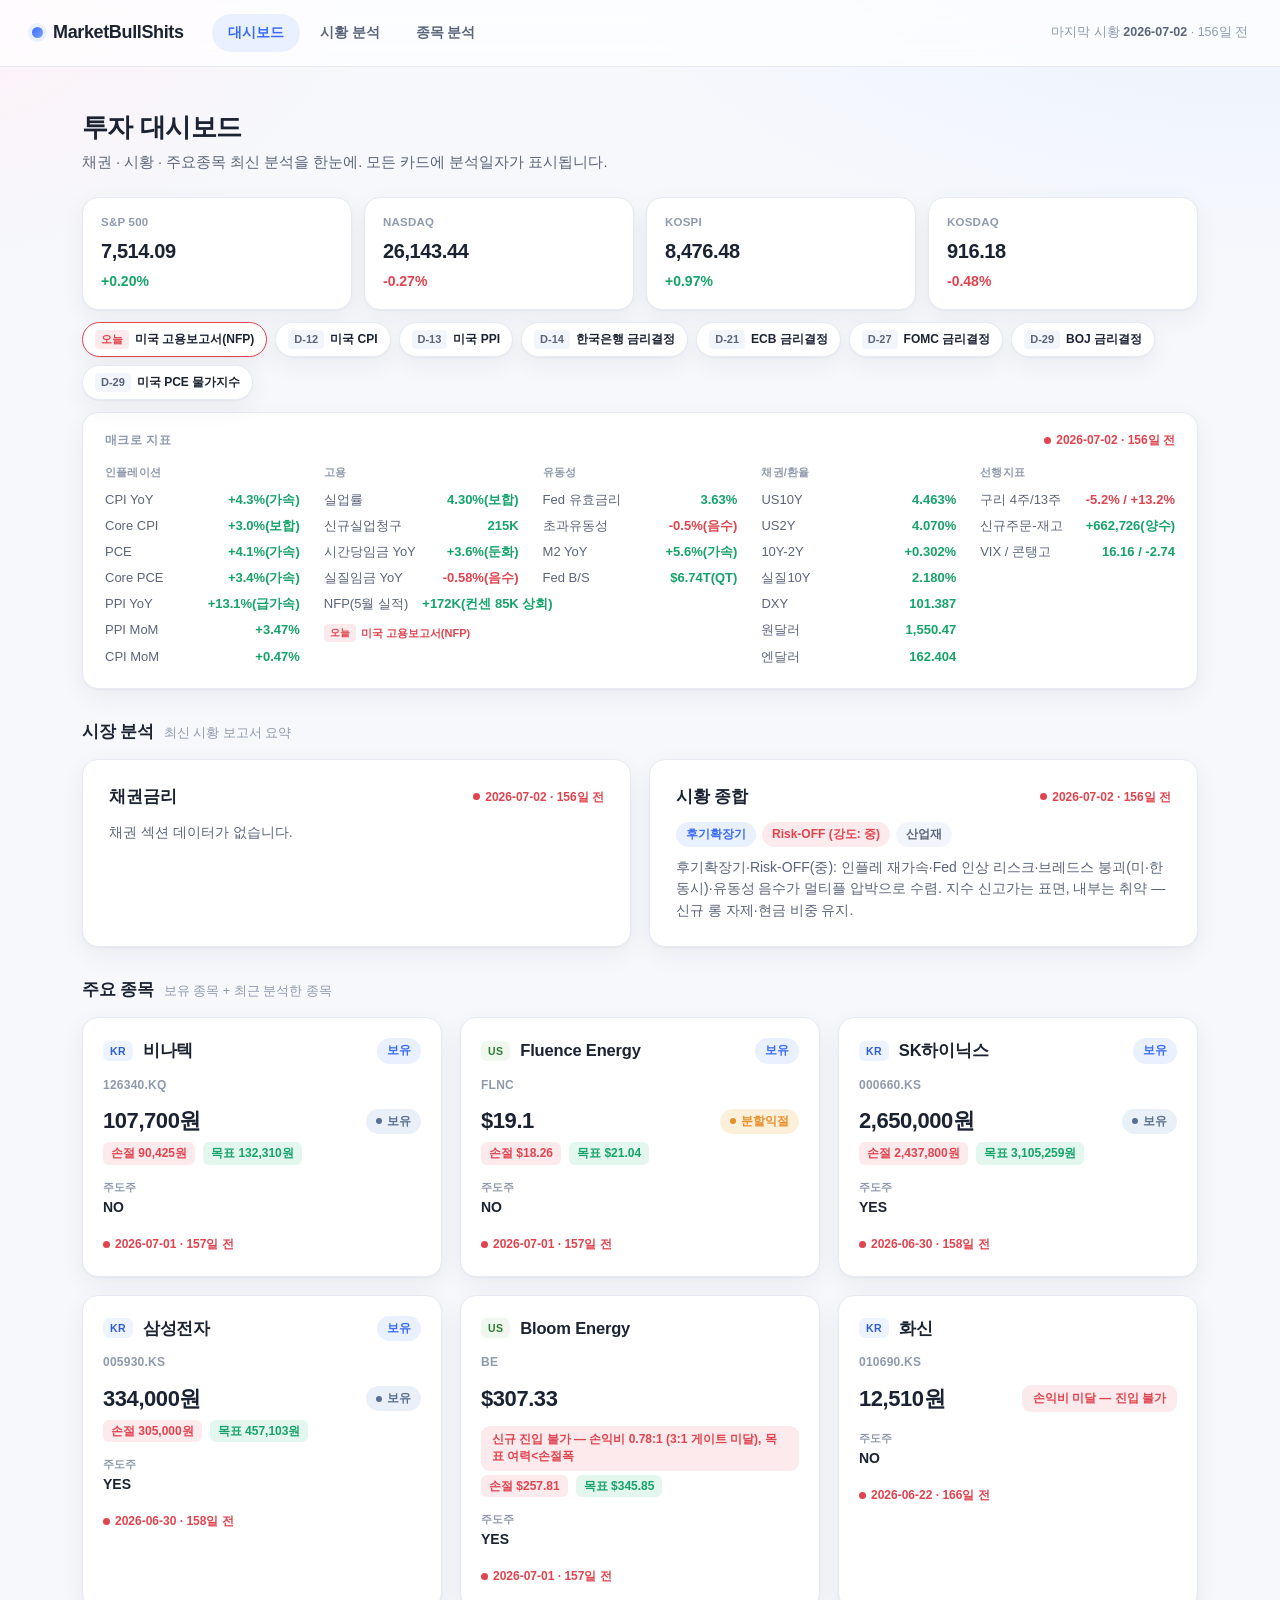
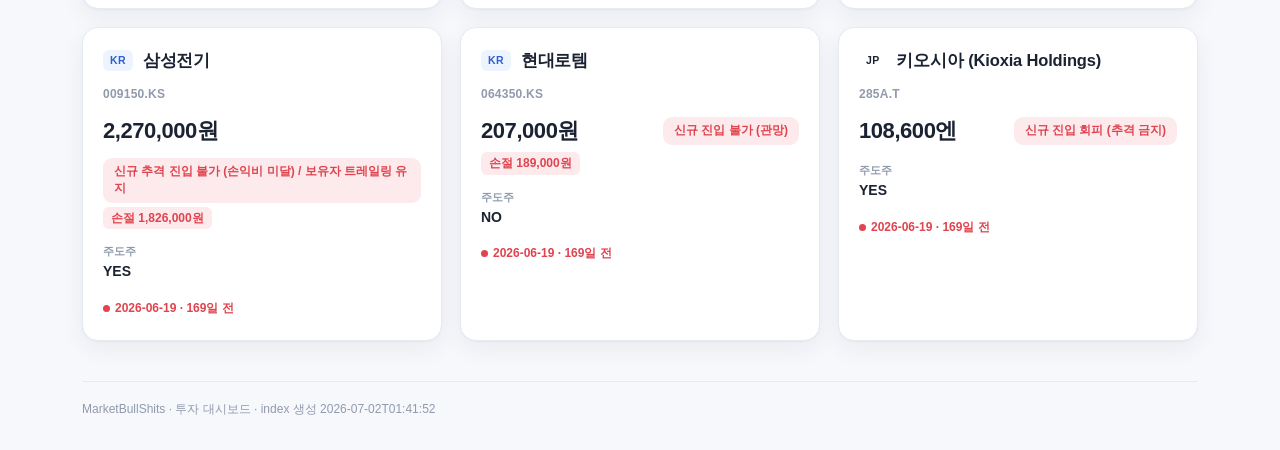
<file: index.html>
<!DOCTYPE html>
<html lang="ko">
<head>
  <meta charset="utf-8">
  <meta name="viewport" content="width=device-width, initial-scale=1">
  <title>MarketBullShits · 투자 대시보드</title>
  <link rel="stylesheet" href="assets/css/style.css">
</head>
<body>
  <div id="nav"></div>
  <div class="wrap" id="app">
    <div class="empty">불러오는 중…</div>
  </div>
  <script src="assets/js/api.js"></script>
  <script src="assets/js/home.js"></script>
</body>
</html>
</file>
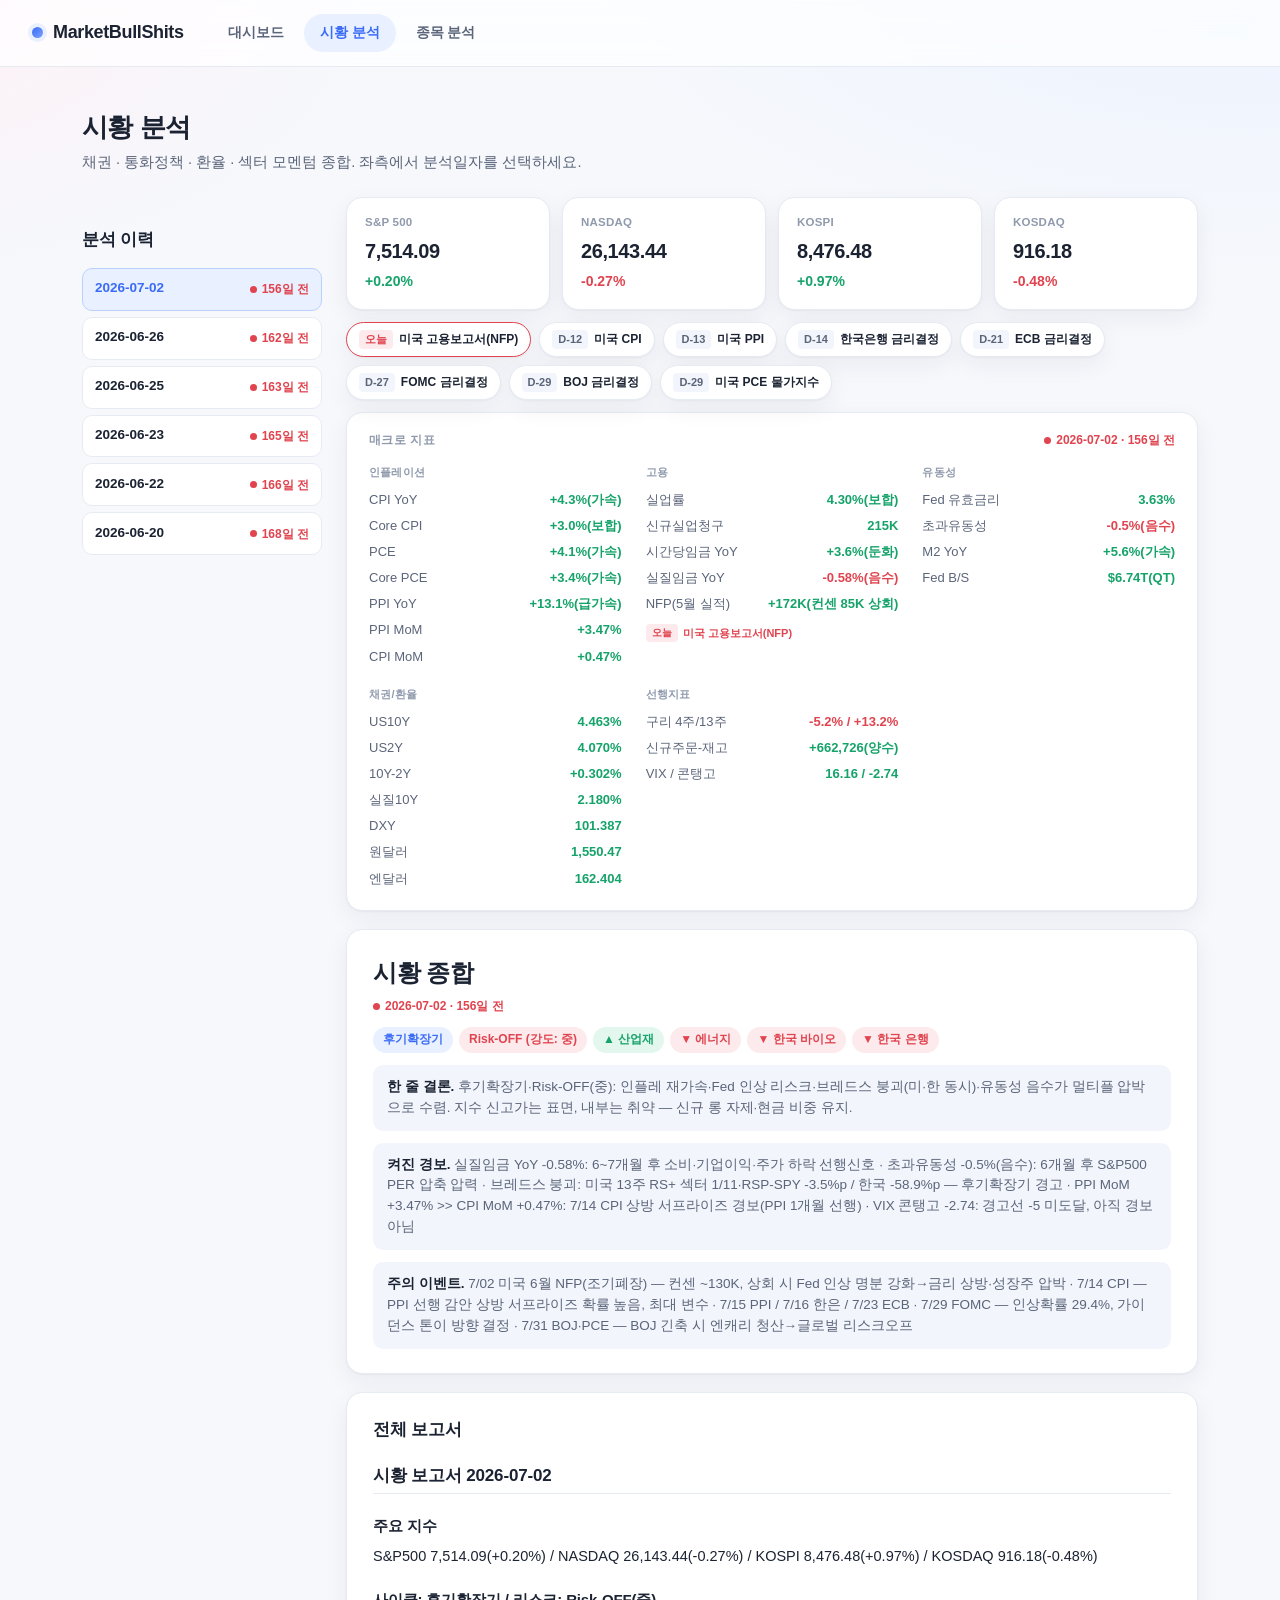
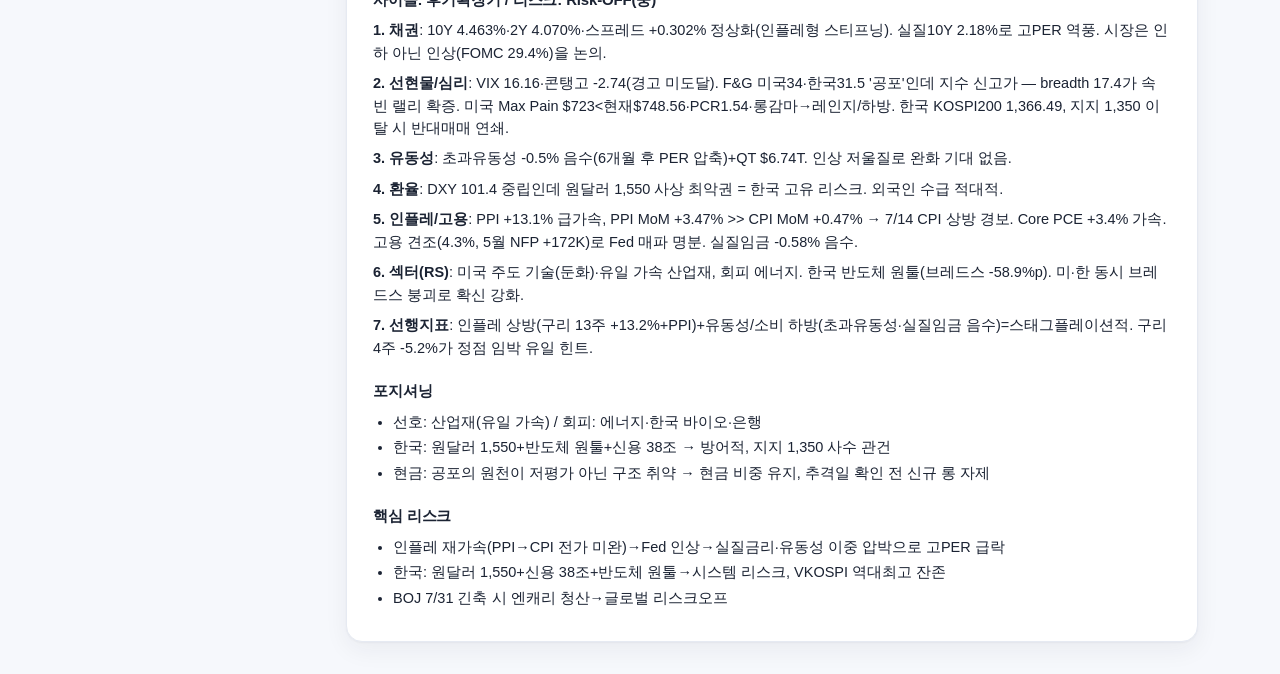
<file: market.html>
<!DOCTYPE html>
<html lang="ko">
<head>
  <meta charset="utf-8">
  <meta name="viewport" content="width=device-width, initial-scale=1">
  <title>시황 분석 · MarketBullShits</title>
  <link rel="stylesheet" href="assets/css/style.css">
</head>
<body>
  <div id="nav"></div>
  <div class="wrap" id="app">
    <div class="empty">불러오는 중…</div>
  </div>
  <script src="assets/js/api.js"></script>
  <script src="assets/js/market.js"></script>
</body>
</html>
</file>
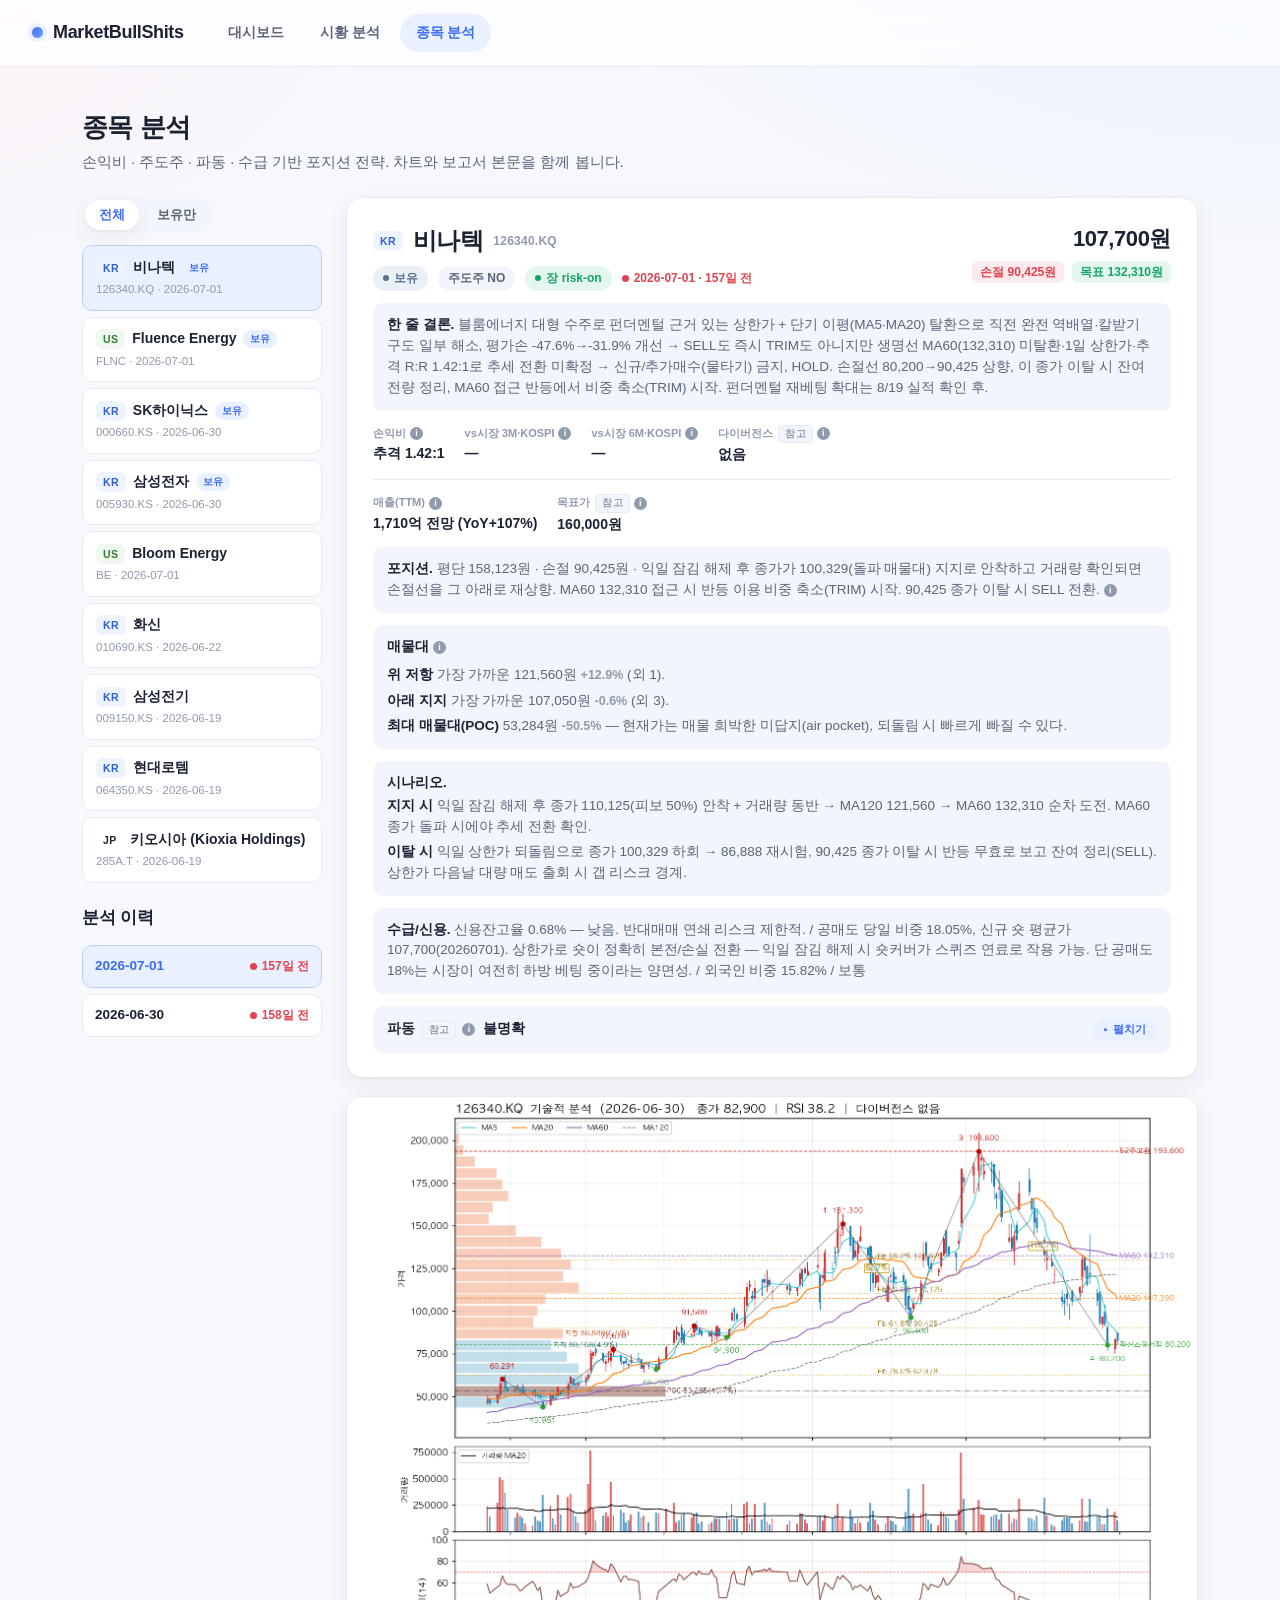
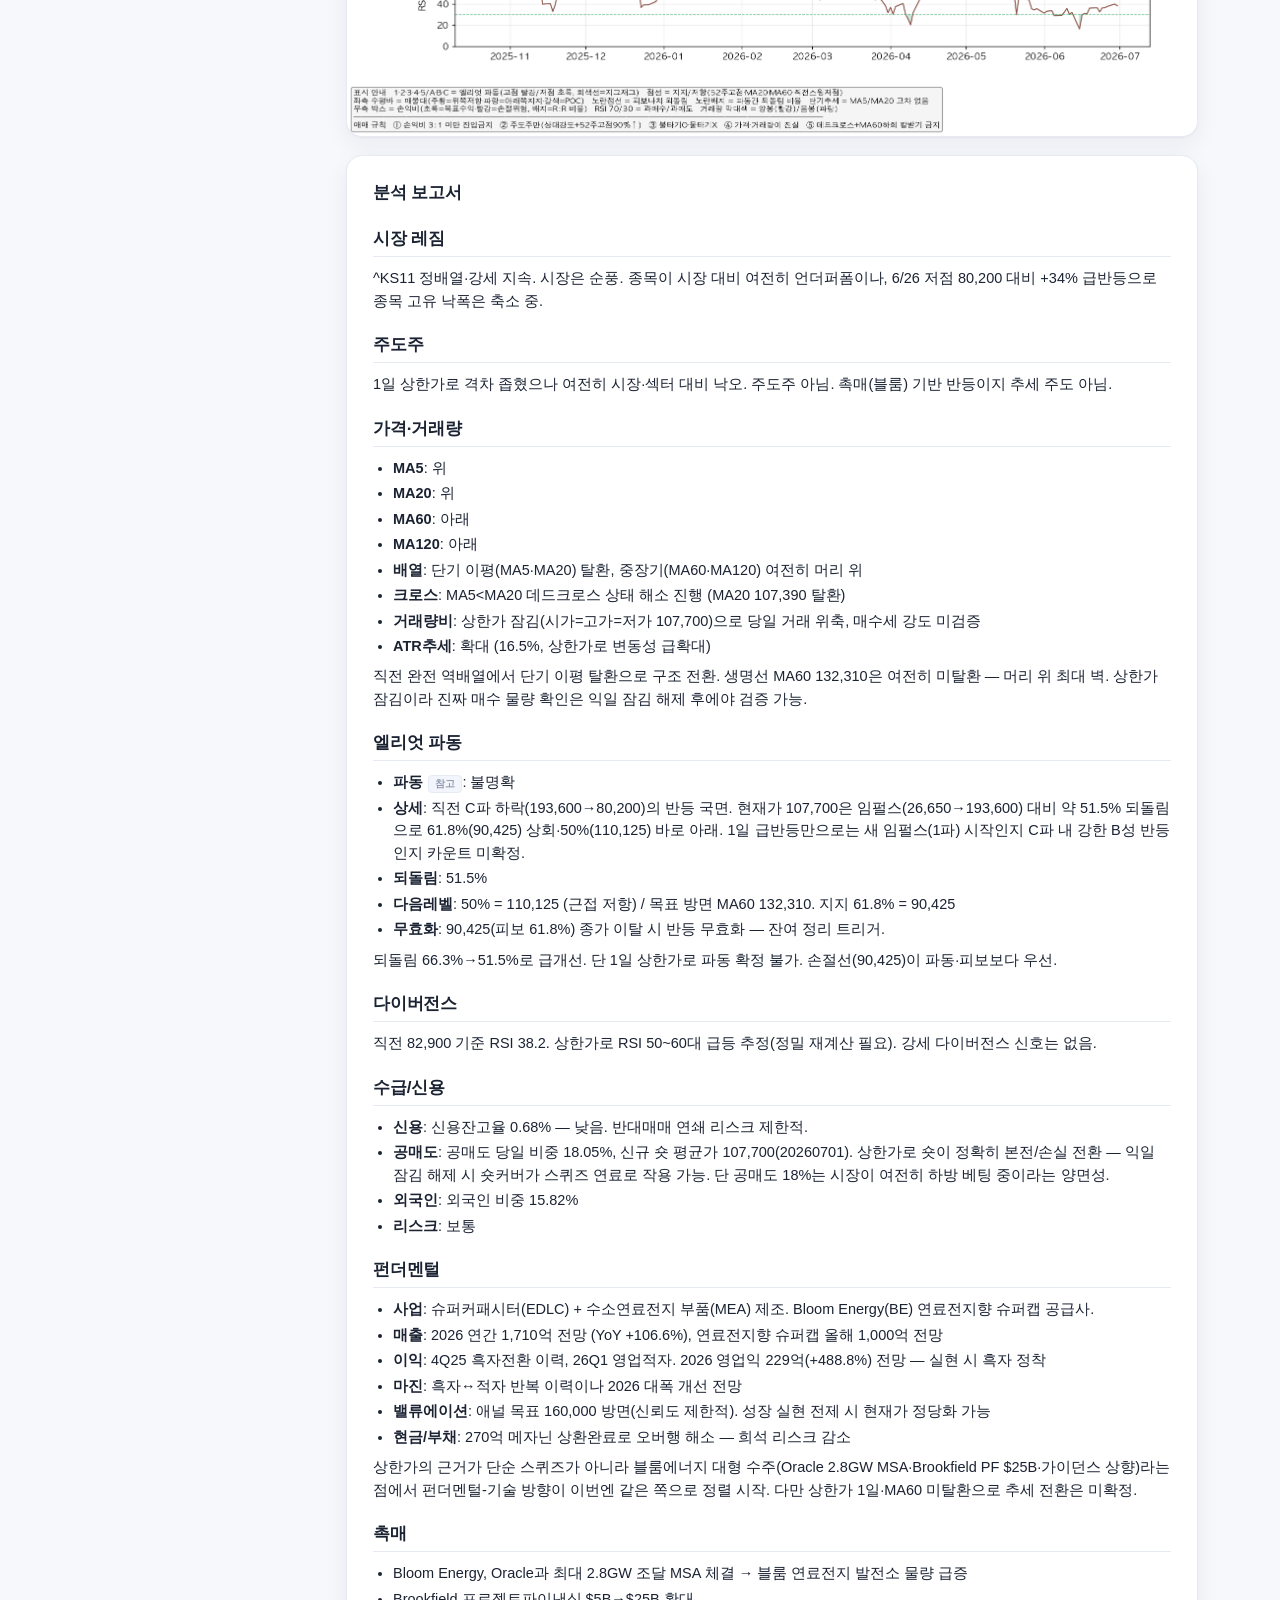
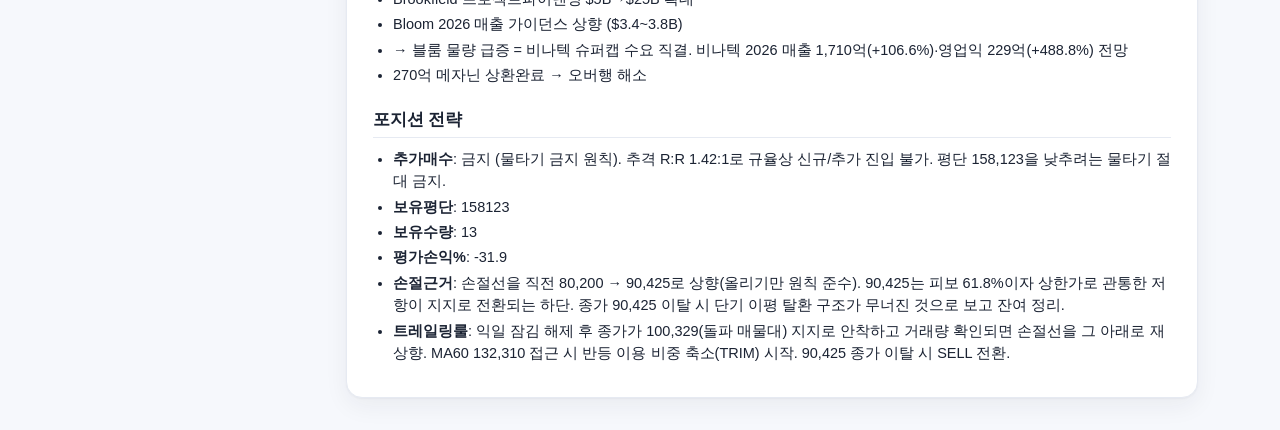
<file: stocks.html>
<!DOCTYPE html>
<html lang="ko">
<head>
  <meta charset="utf-8">
  <meta name="viewport" content="width=device-width, initial-scale=1">
  <title>종목 분석 · MarketBullShits</title>
  <link rel="stylesheet" href="assets/css/style.css">
</head>
<body>
  <div id="nav"></div>
  <div class="wrap" id="app">
    <div class="empty">불러오는 중…</div>
  </div>
  <script src="assets/js/api.js"></script>
  <script src="assets/js/stocks.js"></script>
</body>
</html>
</file>
<file: assets/css/style.css>
:root {
  --bg: #f6f8fc;
  --bg-grad: radial-gradient(1200px 600px at 100% -10%, #eaf1ff 0%, transparent 60%),
             radial-gradient(900px 500px at -10% 0%, #fef0f6 0%, transparent 55%);
  --surface: #ffffff;
  --surface-2: #f2f5fb;
  --border: #e6eaf2;
  --text: #1b2333;
  --text-2: #5b657a;
  --text-3: #909aad;
  --brand: #3b6cf6;
  --brand-soft: #e9f0ff;
  --green: #16a36a;
  --green-soft: #e3f7ee;
  --red: #e0444f;
  --red-soft: #fdeaec;
  --orange: #e7902b;
  --orange-soft: #fdf0db;
  --slate: #5a708f;
  --slate-soft: #eaf0f8;
  --shadow: 0 1px 2px rgba(27,35,51,.04), 0 8px 24px rgba(27,35,51,.06);
  --shadow-lg: 0 8px 40px rgba(27,35,51,.10);
  --radius: 16px;
  --radius-sm: 10px;
}

* { box-sizing: border-box; }
html, body { margin: 0; padding: 0; }
body {
  font-family: -apple-system, BlinkMacSystemFont, "Apple SD Gothic Neo", "Pretendard",
               "Segoe UI", Roboto, "Helvetica Neue", sans-serif;
  color: var(--text);
  background: var(--bg);
  background-image: var(--bg-grad);
  background-attachment: fixed;
  line-height: 1.55;
  -webkit-font-smoothing: antialiased;
}

a { color: inherit; text-decoration: none; }

/* ---------- top nav ---------- */
.nav {
  position: sticky; top: 0; z-index: 50;
  display: flex; align-items: center; gap: 28px;
  padding: 14px 32px;
  background: rgba(255,255,255,.72);
  backdrop-filter: saturate(180%) blur(14px);
  border-bottom: 1px solid var(--border);
}
.nav .brand { display: flex; align-items: center; gap: 10px; font-weight: 800; letter-spacing: -.02em; font-size: 18px; }
.nav .brand .dot { width: 11px; height: 11px; border-radius: 50%; background: linear-gradient(135deg, var(--brand), #7aa0ff); box-shadow: 0 0 0 4px var(--brand-soft); }
.nav .links { display: flex; gap: 4px; }
.nav .links a {
  padding: 8px 16px; border-radius: 999px; font-size: 14px; font-weight: 600; color: var(--text-2);
  transition: all .15s ease;
}
.nav .links a:hover { background: var(--surface-2); color: var(--text); }
.nav .links a.active { background: var(--brand-soft); color: var(--brand); }
.nav .spacer { flex: 1; }
.nav .stamp { font-size: 12.5px; color: var(--text-3); }
.nav .stamp b { color: var(--text-2); font-weight: 700; }

/* ---------- layout ---------- */
.wrap { max-width: 1180px; margin: 0 auto; padding: 32px; }
.page-head { margin: 8px 0 24px; }
.page-head h1 { font-size: 26px; font-weight: 800; letter-spacing: -.02em; margin: 0 0 4px; }
.page-head p { margin: 0; color: var(--text-2); font-size: 14.5px; }

.section-title { display: flex; align-items: baseline; gap: 10px; margin: 30px 0 14px; }
.section-title h2 { font-size: 17px; font-weight: 800; margin: 0; letter-spacing: -.01em; }
.section-title .hint { font-size: 12.5px; color: var(--text-3); }

.grid { display: grid; gap: 18px; }
.grid.cols-2 { grid-template-columns: 1fr 1fr; }
.grid.cards { grid-template-columns: repeat(auto-fill, minmax(280px, 1fr)); }
@media (max-width: 760px){ .grid.cols-2 { grid-template-columns: 1fr; } .wrap { padding: 20px; } }

/* ---------- card ---------- */
.card {
  background: var(--surface);
  border: 1px solid var(--border);
  border-radius: var(--radius);
  box-shadow: var(--shadow);
  padding: 20px;
}
.card.pad-lg { padding: 24px 26px; }
a.card { display: block; transition: transform .14s ease, box-shadow .14s ease; }
a.card:hover { transform: translateY(-3px); box-shadow: var(--shadow-lg); }

.card-head { display: flex; align-items: center; justify-content: space-between; gap: 12px; margin-bottom: 12px; }
.card-head .t { display: flex; align-items: center; gap: 10px; }
.card-head h3 { margin: 0; font-size: 16.5px; font-weight: 800; letter-spacing: -.01em; }
.card .ticker { font-size: 12px; color: var(--text-3); font-weight: 600; letter-spacing: .02em; }

.card .price { font-size: 22px; font-weight: 800; letter-spacing: -.02em; white-space: nowrap; }
.card .summary { color: var(--text-2); font-size: 14px; margin: 10px 0 0; }

/* price levels (stop / target near price) */
.price-levels { display: flex; gap: 8px; margin-top: 4px; flex-wrap: wrap; }
.pl { font-size: 12px; font-weight: 700; padding: 2px 8px; border-radius: 6px; white-space: nowrap; }
.pl.stop { background: var(--red-soft); color: var(--red); }
.pl.target { background: var(--green-soft); color: var(--green); }

/* metrics row */
.metrics { display: flex; flex-wrap: wrap; gap: 8px 20px; margin-top: 14px; }
.metric { display: flex; flex-direction: column; gap: 1px; }
.metric .k { font-size: 11px; color: var(--text-3); font-weight: 600; }
.metric .v { font-size: 14px; font-weight: 700; }

/* thumbnail */
.thumb { margin-top: 14px; border-radius: var(--radius-sm); overflow: hidden; border: 1px solid var(--border); background: #fff; }
.thumb img { display: block; width: 100%; height: auto; }

/* ---------- badges ---------- */
.badge { display: inline-flex; align-items: center; gap: 5px; padding: 3px 10px; border-radius: 999px; font-size: 12px; font-weight: 700; line-height: 1.6; }
.badge.brand { background: var(--brand-soft); color: var(--brand); }
.badge.green { background: var(--green-soft); color: var(--green); }
.badge.red { background: var(--red-soft); color: var(--red); }
.badge.orange { background: var(--orange-soft); color: var(--orange); }
.badge.slate { background: var(--slate-soft); color: var(--slate); }
.badge.ghost { background: var(--surface-2); color: var(--text-2); }
.badge .led { width: 6px; height: 6px; border-radius: 50%; background: currentColor; }
/* 긴 verdict 라벨: 알약(999px) 대신 둥근 사각 태그로 — 줄바꿈 시에도 단정하게 */
.badge.long {
  border-radius: 9px; white-space: normal; text-align: left;
  align-items: flex-start; line-height: 1.45; padding: 5px 11px; max-width: 100%;
}

.tag-mkt { font-size: 10.5px; font-weight: 800; padding: 2px 7px; border-radius: 6px; letter-spacing: .03em; }
.tag-mkt.KR { background: #eef4ff; color: #2d5fd0; }
.tag-mkt.US { background: #f0f7ee; color: #2f7d32; }

/* freshness */
.fresh { font-size: 12px; font-weight: 600; display: inline-flex; align-items: center; gap: 5px; }
.fresh .led { width: 7px; height: 7px; border-radius: 50%; }
.fresh.ok { color: var(--text-3); } .fresh.ok .led { background: var(--green); }
.fresh.warn { color: var(--orange); } .fresh.warn .led { background: var(--orange); }
.fresh.stale { color: var(--red); } .fresh.stale .led { background: var(--red); }

/* ---------- detail layout ---------- */
.detail { display: grid; grid-template-columns: 240px 1fr; gap: 24px; align-items: start; }
@media (max-width: 860px){ .detail { grid-template-columns: 1fr; } }
.sidebar { position: sticky; top: 84px; }
.history-list { display: flex; flex-direction: column; gap: 6px; }
.history-list .h-item {
  display: flex; align-items: center; justify-content: space-between; gap: 8px;
  padding: 10px 12px; border-radius: var(--radius-sm); border: 1px solid var(--border);
  background: var(--surface); cursor: pointer; font-size: 13.5px; font-weight: 600; transition: all .12s;
}
.history-list .h-item:hover { border-color: #cdd7ea; }
.history-list .h-item.active { background: var(--brand-soft); border-color: #bcd0ff; color: var(--brand); }

.picker { display: flex; flex-direction: column; gap: 6px; }
.picker .p-item { padding: 11px 13px; border-radius: var(--radius-sm); border: 1px solid var(--border); background: var(--surface); cursor: pointer; transition: all .12s; }
.picker .p-item:hover { border-color: #cdd7ea; }
.picker .p-item.active { background: var(--brand-soft); border-color: #bcd0ff; }
.picker .p-item .nm { font-weight: 700; font-size: 14px; display: flex; align-items: center; gap: 7px; }
.picker .p-item .sub { font-size: 11.5px; color: var(--text-3); margin-top: 2px; }

.toggle { display: inline-flex; gap: 4px; padding: 3px; background: var(--surface-2); border-radius: 999px; margin-bottom: 12px; }
.toggle button { border: 0; background: transparent; padding: 6px 14px; border-radius: 999px; font-size: 13px; font-weight: 700; color: var(--text-2); cursor: pointer; }
.toggle button.active { background: var(--surface); color: var(--brand); box-shadow: var(--shadow); }

/* detail header */
.dh { display: flex; align-items: flex-start; justify-content: space-between; gap: 16px; flex-wrap: wrap; }
.dh .title { font-size: 24px; font-weight: 800; letter-spacing: -.02em; display: flex; align-items: center; gap: 10px; }
.dh .price { font-size: 22px; font-weight: 800; white-space: nowrap; }
.dh .meta { display: flex; align-items: center; gap: 10px; margin-top: 6px; flex-wrap: wrap; }

.chart-box { margin: 18px 0; border-radius: var(--radius); overflow: hidden; border: 1px solid var(--border); background: #fff; box-shadow: var(--shadow); }
.chart-box img { display: block; width: 100%; height: auto; }

/* ---------- markdown body ---------- */
.md { color: var(--text); font-size: 14.5px; }
.md h1, .md h2, .md h3 { letter-spacing: -.01em; line-height: 1.3; margin: 22px 0 10px; }
.md h1 { font-size: 20px; } .md h2 { font-size: 17px; } .md h3 { font-size: 15px; }
.md h2 { padding-bottom: 6px; border-bottom: 1px solid var(--border); }
.md p { margin: 8px 0; }
.md ul { margin: 8px 0; padding-left: 20px; }
.md li { margin: 3px 0; }
.md strong { font-weight: 700; }
.md code { background: var(--surface-2); padding: 1px 6px; border-radius: 6px; font-size: 12.5px;
           font-family: ui-monospace, "SF Mono", Menlo, monospace; }
.md pre { background: #0f1729; color: #d6e2ff; padding: 16px; border-radius: var(--radius-sm); overflow-x: auto;
          font-family: ui-monospace, "SF Mono", Menlo, monospace; font-size: 12.5px; line-height: 1.5; }
.md pre code { background: transparent; padding: 0; color: inherit; }
.md table { border-collapse: collapse; width: 100%; margin: 12px 0; font-size: 13.5px; }
.md th, .md td { border: 1px solid var(--border); padding: 7px 11px; text-align: left; }
.md th { background: var(--surface-2); font-weight: 700; }
.md hr { border: 0; border-top: 1px solid var(--border); margin: 18px 0; }

/* ---------- indices strip ---------- */
.indices-strip {
  display: flex; gap: 12px; margin-bottom: 12px; flex-wrap: wrap;
}
.idx-item {
  flex: 1 1 0;
  min-width: 160px;
  background: var(--surface);
  border: 1px solid var(--border);
  border-radius: var(--radius);
  box-shadow: var(--shadow);
  padding: 16px 18px;
  display: flex; flex-direction: column; gap: 4px;
}
.idx-name { font-size: 11.5px; font-weight: 700; color: var(--text-3); letter-spacing: .02em; }
.idx-val { font-size: 20px; font-weight: 800; letter-spacing: -.02em; font-variant-numeric: tabular-nums; }
.idx-chg { font-size: 14px; font-weight: 700; font-variant-numeric: tabular-nums; }
.idx-chg.pos { color: var(--green); }
.idx-chg.neg { color: var(--red); }
@media (max-width: 760px) { .indices-strip { gap: 8px; } .idx-item { min-width: 140px; padding: 12px 14px; } }

/* ---------- macro indicator strip ---------- */
.macro-strip {
  background: var(--surface);
  border: 1px solid var(--border);
  border-radius: var(--radius);
  box-shadow: var(--shadow);
  padding: 18px 22px;
  margin-bottom: 6px;
}
.macro-head {
  display: flex; align-items: center; justify-content: space-between;
  margin-bottom: 14px;
}
.macro-head h3 {
  margin: 0; font-size: 12px; font-weight: 800; color: var(--text-3);
  letter-spacing: .04em; text-transform: uppercase;
}
.macro-groups {
  display: grid;
  grid-template-columns: repeat(auto-fit, minmax(190px, 1fr));
  gap: 16px 24px;
}
.macro-group-label {
  font-size: 11px; font-weight: 700; color: var(--text-3); margin-bottom: 6px;
  letter-spacing: .02em;
}
.macro-item {
  display: flex; justify-content: space-between; align-items: baseline;
  gap: 14px; padding: 3px 0; font-size: 13px;
}
.macro-item .k { color: var(--text-2); white-space: nowrap; }
.macro-item .v { font-weight: 700; font-variant-numeric: tabular-nums; white-space: nowrap; text-align: right; }
.macro-item .v.neg { color: var(--red); }
.macro-item .v.pos { color: var(--green); }

/* ---------- event countdown ---------- */
.event-strip {
  display: flex; gap: 8px; margin-bottom: 12px; flex-wrap: wrap;
}
.ev-chip {
  display: inline-flex; align-items: center; gap: 6px;
  padding: 7px 12px; border-radius: 999px; font-size: 12px; font-weight: 700;
  background: var(--surface); border: 1px solid var(--border); box-shadow: var(--shadow);
}
.ev-chip .ev-d { font-weight: 800; font-size: 11px; padding: 1px 6px; border-radius: 4px; }
.ev-chip.imminent { border-color: var(--orange); }
.ev-chip.imminent .ev-d { background: var(--orange-soft); color: var(--orange); }
.ev-chip.today { border-color: var(--red); }
.ev-chip.today .ev-d { background: var(--red-soft); color: var(--red); }
.ev-chip.upcoming .ev-d { background: var(--surface-2); color: var(--text-2); }

.macro-event {
  font-size: 11px; font-weight: 700; padding: 3px 0; margin-top: 4px;
  display: flex; align-items: center; gap: 5px;
}
.macro-event .ev-label {
  display: inline-flex; padding: 1px 6px; border-radius: 4px;
  font-size: 10px; font-weight: 800;
}
.macro-event.imminent { color: var(--orange); }
.macro-event.imminent .ev-label { background: var(--orange-soft); color: var(--orange); }
.macro-event.today { color: var(--red); }
.macro-event.today .ev-label { background: var(--red-soft); color: var(--red); }
.macro-event.near { color: var(--text-3); }
.macro-event.near .ev-label { background: var(--surface-2); color: var(--text-2); }

/* misc */
.empty { text-align: center; color: var(--text-3); padding: 60px 20px; font-size: 14px; }
.chips { display: flex; flex-wrap: wrap; gap: 6px; margin-top: 8px; }
.callout { background: var(--surface-2); border-radius: var(--radius-sm); padding: 12px 14px; font-size: 13.5px; color: var(--text-2); margin-top: 12px; }
.callout b { color: var(--text); }
.foot { margin-top: 40px; padding-top: 18px; border-top: 1px solid var(--border); color: var(--text-3); font-size: 12px; }

/* ----- 툴팁 (ⓘ 마커 hover) ----- */
.tip {
  position: relative; display: inline-flex; align-items: center; justify-content: center;
  width: 13px; height: 13px; margin-left: 4px; border-radius: 50%;
  background: var(--text-3); color: #fff; font-size: 9px; font-weight: 700;
  font-style: normal; cursor: help; vertical-align: middle; flex: none;
}
.tip::after {
  content: attr(data-tip);
  position: absolute; bottom: calc(100% + 8px); left: 50%; transform: translateX(-50%);
  width: max-content; max-width: 300px;
  background: var(--text); color: #fff; padding: 9px 11px; border-radius: 8px;
  font-size: 11.5px; font-weight: 500; line-height: 1.55; white-space: pre-line;
  text-align: left; box-shadow: var(--shadow);
  opacity: 0; visibility: hidden; transition: opacity .12s; z-index: 50; pointer-events: none;
}
.tip:hover::after { opacity: 1; visibility: visible; }
.scenario-line { margin-top: 4px; }
.scenario-line:first-of-type { margin-top: 2px; }

/* ----- 엘리엇 파동 시각화 (보조 참고 — 기본 접힘) ----- */
.wave-callout { padding: 0; }
.wave-callout > summary {
  list-style: none; cursor: pointer; padding: 12px 14px;
  display: flex; align-items: center; gap: 2px;
}
.wave-callout > summary::-webkit-details-marker { display: none; }
.wave-callout > summary > .wave-more {
  margin-left: auto; font-size: 11px; font-weight: 700; color: var(--brand);
  background: var(--brand-soft); border-radius: 999px; padding: 3px 11px;
  display: inline-flex; align-items: center; gap: 5px; white-space: nowrap;
}
.wave-callout > summary > .wave-more::before { content: "▸"; font-size: 10px; }
.wave-callout[open] > summary > .wave-more::before { content: "▾"; }
.wave-callout > summary > .wave-more::after { content: "펼치기"; }
.wave-callout[open] > summary > .wave-more::after { content: "접기"; }
.wave-callout > .wave-seq,
.wave-callout > .wave-cap,
.wave-callout > .wave-detail,
.wave-callout > .wave-chart-box { margin-left: 14px; margin-right: 14px; }
.wave-callout > .wave-chart-box { margin-bottom: 14px; }
.wave-label { font-weight: 800; margin-left: 6px; color: var(--text); }

/* ----- 매물대 코멘트 ----- */
.vbp-head { margin-bottom: 6px; }
.vbp-line { margin-top: 4px; line-height: 1.6; }
.vbp-d { font-weight: 700; color: var(--text-3); font-size: 12.5px; }
.wave-seq { display: flex; align-items: center; gap: 6px; margin-top: 10px; flex-wrap: wrap; }
.wave-step {
  width: 26px; height: 26px; border-radius: 50%; display: inline-flex;
  align-items: center; justify-content: center; font-size: 12px; font-weight: 700;
  border: 1.5px solid var(--border); color: var(--text-3); background: var(--surface);
}
.wave-step.up   { border-color: #cfe0ff; color: var(--brand); }
.wave-step.down { border-color: #f6d9b0; color: var(--orange); }
.wave-step.active {
  background: var(--brand); color: #fff; border-color: var(--brand);
  box-shadow: 0 0 0 3px var(--brand-soft); transform: scale(1.12);
}
.wave-step.down.active { background: var(--orange); border-color: var(--orange); box-shadow: 0 0 0 3px var(--orange-soft); }
.wave-sep { width: 1px; height: 18px; background: var(--border); margin: 0 5px; }
.wave-cap { margin-top: 7px; font-size: 11px; color: var(--text-3); }
.wave-detail { margin-top: 9px; font-size: 12.5px; color: var(--text-3); line-height: 1.65; }

/* [참고] 태그 — 보조 참고 지표(게이팅 아님) */
.tag-ref {
  display: inline-flex; align-items: center;
  font-size: 9.5px; font-weight: 700; letter-spacing: .02em;
  padding: 1px 6px; margin-left: 5px; border-radius: 4px;
  background: var(--surface-2); color: var(--text-3); border: 1px solid var(--border);
  vertical-align: middle; line-height: 1.5;
}
.wave-chart-box { margin-top: 12px; max-width: 560px; }
.wave-chart-box img { display: block; width: 100%; height: auto; }
</file>
